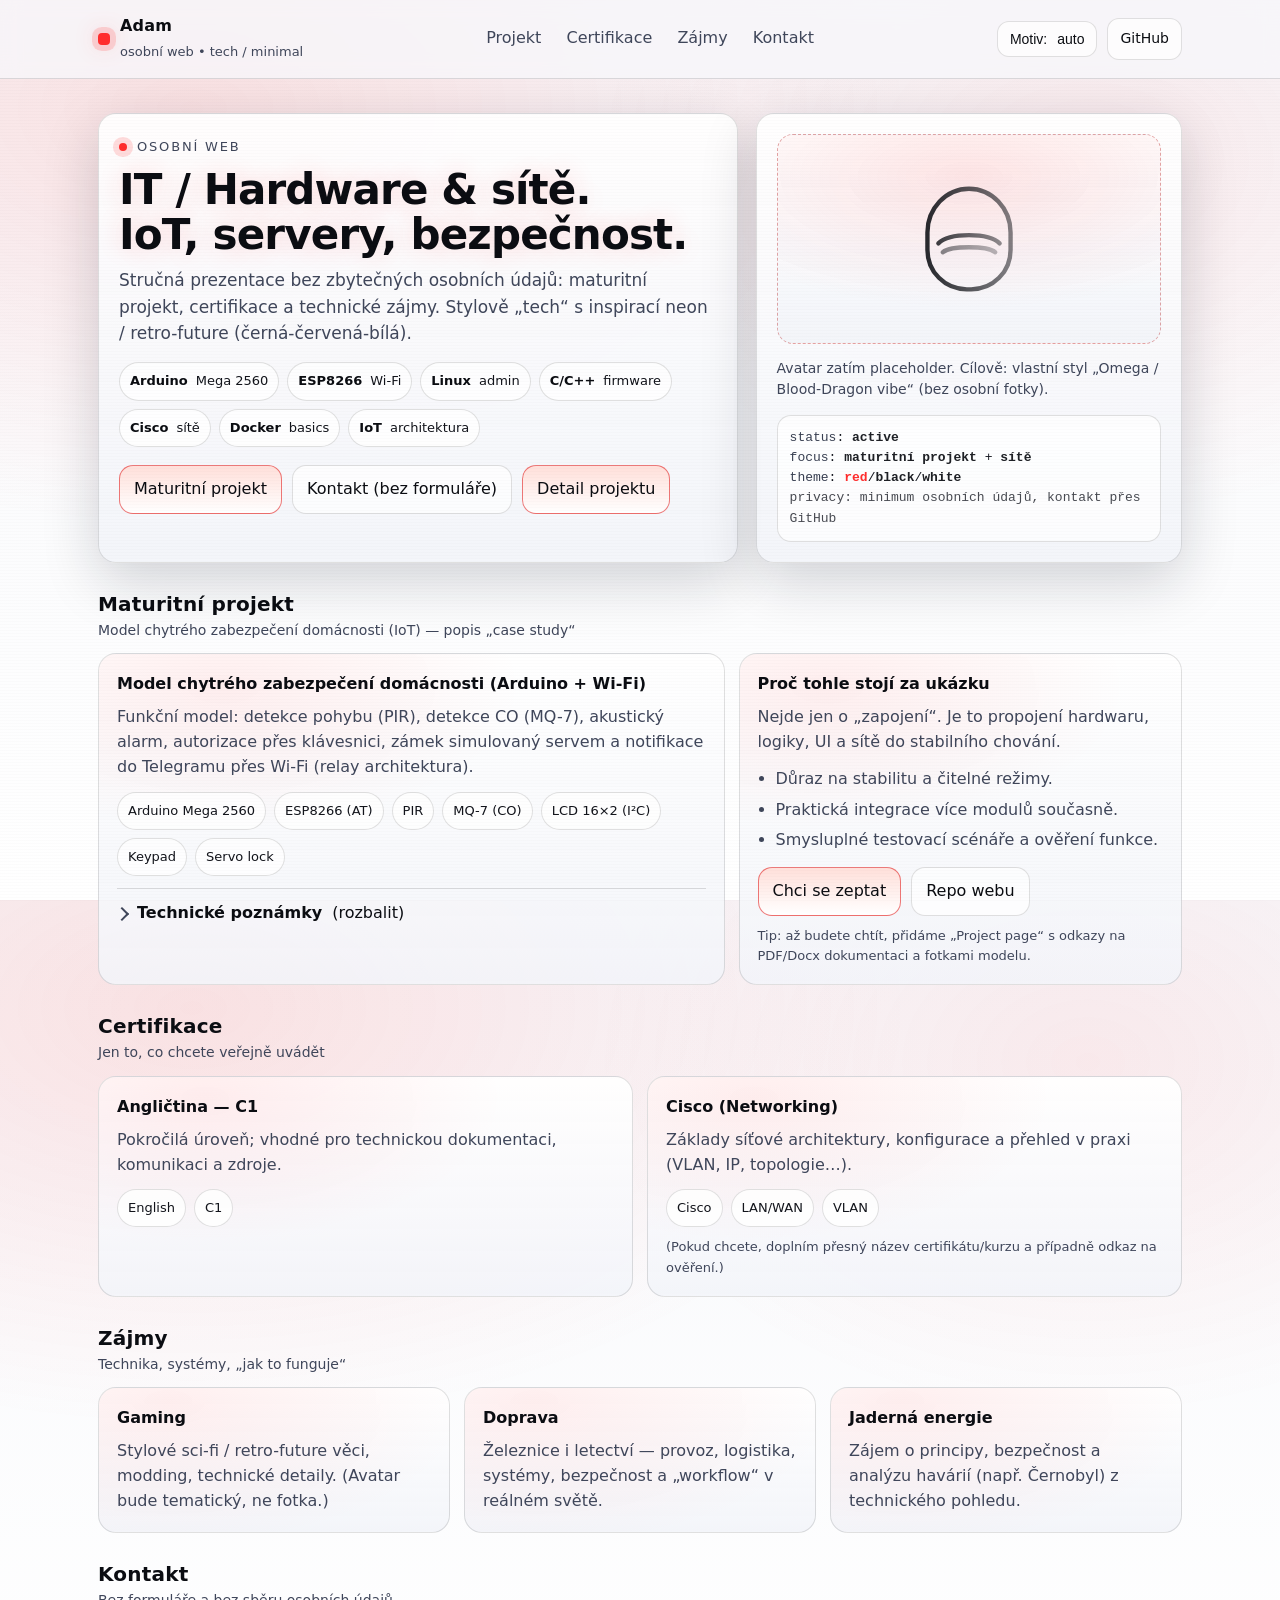
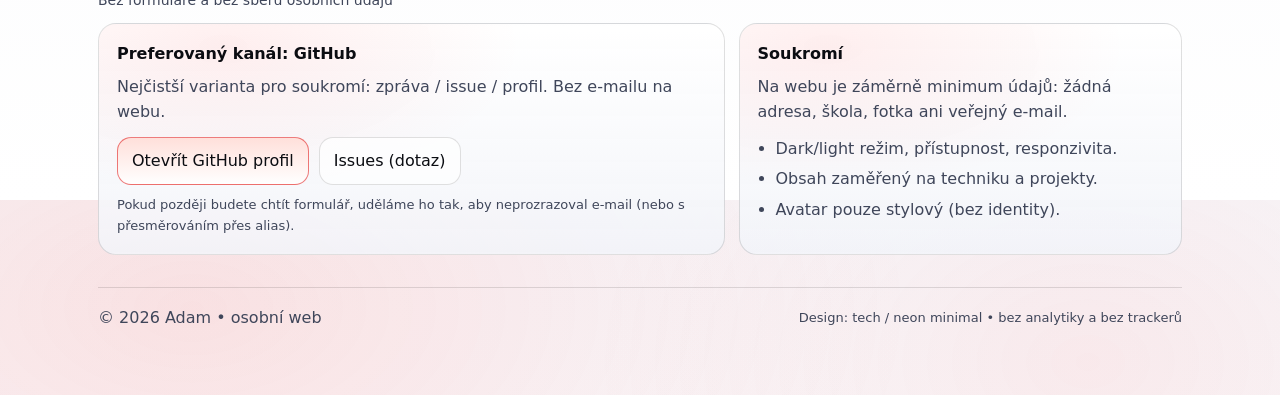
<file: index.html>
<!doctype html>
<html lang="cs" data-theme="auto">
<head>
  <meta charset="utf-8" />
  <meta name="viewport" content="width=device-width, initial-scale=1" />
  <meta name="color-scheme" content="dark light" />
  <title>Adam — osobní web</title>

  <meta name="description" content="Osobní web (minimum soukromých údajů). Maturitní projekt: model chytrého zabezpečení domácnosti (Arduino/ESP8266), certifikace a zájmy." />
  <meta name="robots" content="index,follow" />

  <meta property="og:title" content="Adam — osobní web" />
  <meta property="og:description" content="Maturitní projekt, certifikace a zájmy. Tech design s dark/light režimem." />
  <meta property="og:type" content="website" />

  <style>
    :root{
      --bg: #07080b;
      --bg2:#0b0d12;
      --fg: #f6f7fb;
      --muted:#b7bccb;
      --card:#0f121a;
      --card2:#0b0d12;
      --border: rgba(255,255,255,.12);

      --accent:#ff2d2d;          /* Blood Dragon red */
      --accentSoft: rgba(255,45,45,.20);
      --shadow: 0 18px 55px rgba(0,0,0,.55);
      --radius: 18px;

      --max: 1120px;
    }

    html[data-theme="light"]{
      --bg:#f7f8fb;
      --bg2:#ffffff;
      --fg:#0b0d12;
      --muted:#3f465a;
      --card:#ffffff;
      --card2:#f2f4f9;
      --border: rgba(0,0,0,.12);
      --shadow: 0 18px 55px rgba(16,24,40,.18);
      --accentSoft: rgba(255,45,45,.16);
    }

    *{box-sizing:border-box}
    html,body{height:100%}
    body{
      margin:0;
      color:var(--fg);
      background:
        radial-gradient(1200px 700px at 15% 12%, rgba(255,45,45,.12), transparent 60%),
        radial-gradient(900px 650px at 85% 18%, rgba(255,45,45,.08), transparent 55%),
        linear-gradient(180deg, var(--bg) 0%, var(--bg2) 100%);
      font: 16px/1.55 ui-sans-serif, system-ui, -apple-system, Segoe UI, Roboto, Arial, "Apple Color Emoji","Segoe UI Emoji";
      overflow-x:hidden;
    }

    /* Subtle grid + scanlines (professional, not overdone) */
    .fx::before{
      content:"";
      position:fixed; inset:0;
      background:
        linear-gradient(to right, rgba(255,255,255,.055) 1px, transparent 1px),
        linear-gradient(to bottom, rgba(255,255,255,.045) 1px, transparent 1px);
      background-size: 46px 46px;
      opacity:.22;
      pointer-events:none;
      mix-blend-mode: overlay;
    }
    .fx::after{
      content:"";
      position:fixed; inset:-2px;
      background: repeating-linear-gradient(
        to bottom,
        rgba(0,0,0,0) 0px,
        rgba(0,0,0,0) 2px,
        rgba(0,0,0,.14) 3px
      );
      opacity: .28;
      pointer-events:none;
    }
    html[data-theme="light"] .fx::after{ opacity:.14; }

    a{color:inherit}
    .skip{
      position:absolute; left:-999px; top:10px;
      background:var(--card); border:1px solid var(--border); color:var(--fg);
      padding:10px 12px; border-radius:12px; z-index:9999;
    }
    .skip:focus{left:10px}

    .wrap{max-width:var(--max); margin:0 auto; padding:18px 18px 64px}
    header{
      position:sticky; top:0; z-index:50;
      backdrop-filter: blur(10px);
      background: color-mix(in oklab, var(--bg) 76%, transparent);
      border-bottom: 1px solid var(--border);
    }
    .nav{
      display:flex; align-items:center; justify-content:space-between;
      gap:14px;
      max-width:var(--max); margin:0 auto; padding:14px 18px;
    }
    .brand{
      display:flex; align-items:center; gap:10px;
      text-decoration:none;
    }
    .mark{
      width:12px; height:12px; border-radius:4px;
      background:var(--accent);
      box-shadow: 0 0 0 6px var(--accentSoft), 0 0 22px rgba(255,45,45,.35);
    }
    .brand b{letter-spacing:.2px}
    .brand span{color:var(--muted); font-size:13px}
    nav a{
      text-decoration:none;
      color:var(--muted);
      padding:10px 10px;
      border-radius:12px;
    }
    nav a:hover{color:var(--fg); background: color-mix(in oklab, var(--card) 70%, transparent)}
    .navRight{display:flex; align-items:center; gap:10px}

    .btn{
      display:inline-flex; align-items:center; justify-content:center;
      gap:10px;
      padding:11px 14px;
      border-radius:14px;
      border:1px solid var(--border);
      background: color-mix(in oklab, var(--card) 72%, transparent);
      color:var(--fg);
      text-decoration:none;
      cursor:pointer;
      user-select:none;
      transition: transform .12s ease, box-shadow .12s ease, border-color .12s ease;
    }
    .btn:hover{
      transform: translateY(-1px);
      border-color: color-mix(in oklab, var(--accent) 35%, var(--border));
      box-shadow: 0 10px 30px rgba(0,0,0,.25);
    }
    .btn.primary{
      border-color: color-mix(in oklab, var(--accent) 55%, var(--border));
      background:
        linear-gradient(180deg, color-mix(in oklab, var(--accent) 18%, var(--card)) 0%, var(--card) 100%);
    }
    .btn.small{padding:9px 12px; border-radius:12px; font-size:14px}

    main{padding-top:22px}
    .hero{
      display:grid;
      grid-template-columns: 1.2fr .8fr;
      gap:18px;
      align-items:stretch;
      margin-top:16px;
    }
    @media (max-width: 920px){
      .hero{grid-template-columns:1fr}
      nav{display:none}
    }

    .panel{
      border: 1px solid var(--border);
      border-radius: var(--radius);
      background: linear-gradient(180deg, color-mix(in oklab, var(--card) 92%, transparent), color-mix(in oklab, var(--card2) 88%, transparent));
      box-shadow: var(--shadow);
      overflow:hidden;
      position:relative;
    }
    .panel.pad{padding:20px}
    .kicker{
      display:inline-flex; align-items:center; gap:10px;
      color:var(--muted);
      font-size:13px;
      letter-spacing:.14em;
      text-transform:uppercase;
    }
    .kicker i{
      width:8px; height:8px; border-radius:50%;
      background:var(--accent);
      box-shadow: 0 0 0 6px var(--accentSoft);
      display:inline-block;
    }
    h1{
      margin:10px 0 10px;
      font-size:42px;
      line-height:1.06;
      letter-spacing:-.02em;
    }
    .glow{
      color:var(--fg);
      text-shadow: 0 0 24px rgba(255,45,45,.18);
    }
    .lead{color:var(--muted); font-size:17px; margin:0 0 16px}
    .chips{
      display:flex; flex-wrap:wrap; gap:8px;
      margin:12px 0 18px;
    }
    .chip{
      display:inline-flex; align-items:center; gap:8px;
      padding:8px 10px;
      border-radius:999px;
      border:1px solid var(--border);
      background: color-mix(in oklab, var(--card) 82%, transparent);
      color: color-mix(in oklab, var(--fg) 86%, var(--muted));
      font-size:13px;
      white-space:nowrap;
    }
    .chip b{color:var(--fg); font-weight:600}
    .cta{display:flex; flex-wrap:wrap; gap:10px; margin-top:8px}

    .avatarBox{
      display:flex; flex-direction:column; gap:14px;
      padding:20px;
    }
    .avatar{
      width:100%;
      min-height: 210px;
      border-radius: calc(var(--radius) - 2px);
      border:1px dashed color-mix(in oklab, var(--border) 70%, var(--accent));
      background:
        radial-gradient(500px 220px at 50% 20%, rgba(255,45,45,.12), transparent 60%),
        linear-gradient(180deg, color-mix(in oklab, var(--card) 88%, transparent), color-mix(in oklab, var(--card2) 82%, transparent));
      display:grid; place-items:center;
      position:relative;
      overflow:hidden;
    }
    .avatar svg{width:140px; height:140px; opacity:.92}
    .avatarHint{color:var(--muted); font-size:14px; margin:0}
    .mono{
      font: 13px/1.55 ui-monospace, SFMono-Regular, Menlo, Monaco, Consolas, "Liberation Mono", "Courier New", monospace;
      color: color-mix(in oklab, var(--fg) 78%, var(--muted));
      border:1px solid var(--border);
      border-radius: 14px;
      padding:12px;
      background: color-mix(in oklab, var(--card) 76%, transparent);
    }
    .mono b{color:var(--fg)}
    .mono .r{color:var(--accent)}
    .mono .m{color:color-mix(in oklab, var(--muted) 90%, var(--fg))}
    .mono .k{color:color-mix(in oklab, var(--fg) 90%, #fff)}
    .mono .dim{opacity:.78}

    section{margin-top:18px}
    .sectionTitle{
      display:flex; align-items:flex-end; justify-content:space-between;
      gap:10px;
      margin:26px 0 12px;
    }
    .sectionTitle h2{margin:0; font-size:20px; letter-spacing:.2px}
    .sectionTitle p{margin:0; color:var(--muted); font-size:14px}

    .grid{
      display:grid;
      grid-template-columns: repeat(12, 1fr);
      gap:14px;
    }
    .col-6{grid-column: span 6}
    .col-5{grid-column: span 5}
    .col-7{grid-column: span 7}
    .col-4{grid-column: span 4}
    .col-12{grid-column: span 12}
    @media (max-width: 920px){
      .col-6,.col-5,.col-7,.col-4{grid-column: span 12}
    }

    .card{
      border:1px solid var(--border);
      border-radius: var(--radius);
      background: linear-gradient(180deg, color-mix(in oklab, var(--card) 92%, transparent), color-mix(in oklab, var(--card2) 88%, transparent));
      padding:18px;
      position:relative;
      overflow:hidden;
    }
    .card::before{
      content:"";
      position:absolute; inset:-1px;
      background: radial-gradient(500px 240px at 20% 10%, rgba(255,45,45,.14), transparent 60%);
      opacity:.9;
      pointer-events:none;
    }
    html[data-theme="light"] .card::before{opacity:.55}
    .card > *{position:relative}
    .card h3{margin:0 0 8px; font-size:16px}
    .card p{margin:0; color:var(--muted)}
    .card ul{margin:12px 0 0; padding-left:18px; color:var(--muted)}
    .card li{margin:6px 0}
    .metaRow{
      display:flex; flex-wrap:wrap; gap:8px; margin-top:12px;
    }

    details{
      margin-top:12px;
      border-top: 1px solid var(--border);
      padding-top:12px;
    }
    summary{
      cursor:pointer;
      color: var(--fg);
      list-style:none;
      display:flex; align-items:center; gap:10px;
      user-select:none;
    }
    summary::-webkit-details-marker{display:none}
    summary .caret{
      width:10px; height:10px;
      border-right:2px solid var(--muted);
      border-bottom:2px solid var(--muted);
      transform: rotate(-45deg);
      margin-top:1px;
      transition: transform .12s ease;
    }
    details[open] summary .caret{transform: rotate(45deg)}
    .fine{font-size:13px; color:var(--muted)}
    footer{
      margin-top:32px;
      padding-top:18px;
      border-top:1px solid var(--border);
      color:var(--muted);
      display:flex; flex-wrap:wrap; align-items:center; justify-content:space-between;
      gap:10px;
    }

    @media (prefers-reduced-motion: reduce){
      .btn{transition:none}
      .btn:hover{transform:none}
      .fx::after{opacity:.18}
    }
  </style>
</head>

<body class="fx">
  <a class="skip" href="#obsah">Přeskočit na obsah</a>

  <header>
    <div class="nav" role="navigation" aria-label="Hlavní navigace">
      <a class="brand" href="#top" aria-label="Domů">
        <span class="mark" aria-hidden="true"></span>
        <div>
          <b>Adam</b>
          <div><span>osobní web • tech / minimal</span></div>
        </div>
      </a>

      <nav aria-label="Sekce">
        <a href="project/index.html">Projekt</a>
        <a href="#cert">Certifikace</a>
        <a href="#zajmy">Zájmy</a>
        <a href="#kontakt">Kontakt</a>
      </nav>

      <div class="navRight">
        <button class="btn small" id="themeBtn" type="button" aria-label="Přepnout motiv">
          Motiv: <span id="themeLabel">auto</span>
        </button>
        <a class="btn small" href="https://github.com/PyroStonee" rel="me noopener" target="_blank">GitHub</a>
      </div>
    </div>
  </header>

  <main id="obsah" class="wrap">
    <div id="top" class="hero" aria-label="Úvod">
      <div class="panel pad">
        <div class="kicker"><i aria-hidden="true"></i> OSOBNÍ WEB</div>
        <h1 class="glow">IT / Hardware &amp; sítě.<br/>IoT, servery, bezpečnost.</h1>
        <p class="lead">
          Stručná prezentace bez zbytečných osobních údajů: maturitní projekt, certifikace a technické zájmy.
          Stylově „tech“ s inspirací neon / retro-future (černá-červená-bílá).
        </p>

        <div class="chips" aria-label="Technologie">
          <span class="chip"><b>Arduino</b> Mega 2560</span>
          <span class="chip"><b>ESP8266</b> Wi-Fi</span>
          <span class="chip"><b>Linux</b> admin</span>
          <span class="chip"><b>C/C++</b> firmware</span>
          <span class="chip"><b>Cisco</b> sítě</span>
          <span class="chip"><b>Docker</b> basics</span>
          <span class="chip"><b>IoT</b> architektura</span>
        </div>

        <div class="cta">
          <a class="btn primary" href="#projekt">Maturitní projekt</a>
          <a class="btn" href="#kontakt">Kontakt (bez formuláře)</a>
          <a class="btn primary" href="project/index.html">Detail projektu</a>
        </div>
      </div>

      <div class="panel avatarBox" aria-label="Avatar a rychlý přehled">
        <div class="avatar" aria-label="Avatar placeholder">
          <!-- Placeholder: generická „helmet“ ikonka (bez cizích IP). Až budete chtít, vyměňte za vlastní avatar. -->
          <svg viewBox="0 0 128 128" role="img" aria-label="Avatar placeholder">
            <defs>
              <linearGradient id="g" x1="0" x2="1">
                <stop offset="0" stop-color="currentColor" stop-opacity=".95"/>
                <stop offset="1" stop-color="currentColor" stop-opacity=".55"/>
              </linearGradient>
            </defs>
            <g fill="none" stroke="url(#g)" stroke-width="4" stroke-linecap="round" stroke-linejoin="round">
              <path d="M26 58c0-22 17-40 38-40s38 18 38 40v16c0 20-16 36-36 36H62C42 110 26 94 26 74V58z"/>
              <path d="M36 68c10-10 46-10 56 0" opacity=".9"/>
              <path d="M40 76c8-6 40-6 48 0" opacity=".55"/>
              <path d="M46 102h36" opacity=".7"/>
            </g>
          </svg>
        </div>

        <p class="avatarHint">
          Avatar zatím placeholder. Cílově: vlastní styl „Omega / Blood-Dragon vibe“ (bez osobní fotky).
        </p>

        <div class="mono" aria-label="Rychlý přehled v terminálovém stylu">
          <div><span class="m">status</span>: <b class="k">active</b></div>
          <div><span class="m">focus</span>: <b class="k">maturitní projekt</b> + <b class="k">sítě</b></div>
          <div><span class="m">theme</span>: <b class="r">red</b>/<b class="k">black</b>/<b class="k">white</b></div>
          <div class="dim">privacy: minimum osobních údajů, kontakt přes GitHub</div>
        </div>
      </div>
    </div>

    <section id="projekt" aria-label="Maturitní projekt">
      <div class="sectionTitle">
        <div>
          <h2>Maturitní projekt</h2>
          <p>Model chytrého zabezpečení domácnosti (IoT) — popis „case study“</p>
        </div>
      </div>

      <div class="grid">
        <article class="card col-7">
          <h3>Model chytrého zabezpečení domácnosti (Arduino + Wi-Fi)</h3>
          <p>
            Funkční model: detekce pohybu (PIR), detekce CO (MQ-7), akustický alarm, autorizace přes klávesnici,
            zámek simulovaný servem a notifikace do Telegramu přes Wi-Fi (relay architektura).
          </p>

          <div class="metaRow" aria-label="Stack">
            <span class="chip">Arduino Mega 2560</span>
            <span class="chip">ESP8266 (AT)</span>
            <span class="chip">PIR</span>
            <span class="chip">MQ-7 (CO)</span>
            <span class="chip">LCD 16×2 (I²C)</span>
            <span class="chip">Keypad</span>
            <span class="chip">Servo lock</span>
          </div>

          <details>
            <summary><span class="caret" aria-hidden="true"></span><b>Technické poznámky</b> (rozbalit)</summary>
            <ul>
              <li><b>Stavový model</b> (režimy: deaktivováno / odchodové zpoždění / aktivní / lock-only).</li>
              <li><b>MQ-7 vyhodnocení</b>: baseline kalibrace, práh + hystereze, cooldown po poplachu.</li>
              <li><b>Notifikace</b>: ESP8266 → HTTP (bez TLS) → relay server → Telegram (HTTPS).</li>
              <li><b>Offline-first</b>: lokální alarm funguje i při výpadku Wi-Fi; události lze frontovat.</li>
            </ul>
            <p class="fine">
              (Detailní stránku projektu doplníme jako další krok: schéma, fotografie, testovací scénáře, odkazy na dokumentaci.)
            </p>
          </details>
        </article>

        <aside class="card col-5">
          <h3>Proč tohle stojí za ukázku</h3>
          <p>Nejde jen o „zapojení“. Je to propojení hardwaru, logiky, UI a sítě do stabilního chování.</p>
          <ul>
            <li>Důraz na stabilitu a čitelné režimy.</li>
            <li>Praktická integrace více modulů současně.</li>
            <li>Smysluplné testovací scénáře a ověření funkce.</li>
          </ul>

          <div class="cta" style="margin-top:14px">
            <a class="btn primary" href="#kontakt">Chci se zeptat</a>
            <a class="btn" href="https://github.com/PyroStonee/test.novakad.cz" target="_blank" rel="noopener">Repo webu</a>
          </div>

          <p class="fine" style="margin-top:10px">
            Tip: až budete chtít, přidáme „Project page“ s odkazy na PDF/Docx dokumentaci a fotkami modelu.
          </p>
        </aside>
      </div>
    </section>

    <section id="cert" aria-label="Certifikace">
      <div class="sectionTitle">
        <div>
          <h2>Certifikace</h2>
          <p>Jen to, co chcete veřejně uvádět</p>
        </div>
      </div>

      <div class="grid">
        <div class="card col-6">
          <h3>Angličtina — C1</h3>
          <p>Pokročilá úroveň; vhodné pro technickou dokumentaci, komunikaci a zdroje.</p>
          <div class="metaRow">
            <span class="chip">English</span>
            <span class="chip">C1</span>
          </div>
        </div>

        <div class="card col-6">
          <h3>Cisco (Networking)</h3>
          <p>Základy síťové architektury, konfigurace a přehled v praxi (VLAN, IP, topologie…).</p>
          <div class="metaRow">
            <span class="chip">Cisco</span>
            <span class="chip">LAN/WAN</span>
            <span class="chip">VLAN</span>
          </div>
          <p class="fine" style="margin-top:10px">
            (Pokud chcete, doplním přesný název certifikátu/kurzu a případně odkaz na ověření.)
          </p>
        </div>
      </div>
    </section>

    <section id="zajmy" aria-label="Zájmy">
      <div class="sectionTitle">
        <div>
          <h2>Zájmy</h2>
          <p>Technika, systémy, „jak to funguje“</p>
        </div>
      </div>

      <div class="grid">
        <div class="card col-4">
          <h3>Gaming</h3>
          <p>Stylové sci-fi / retro-future věci, modding, technické detaily. (Avatar bude tematický, ne fotka.)</p>
        </div>

        <div class="card col-4">
          <h3>Doprava</h3>
          <p>Železnice i letectví — provoz, logistika, systémy, bezpečnost a „workflow“ v reálném světě.</p>
        </div>

        <div class="card col-4">
          <h3>Jaderná energie</h3>
          <p>Zájem o principy, bezpečnost a analýzu havárií (např. Černobyl) z technického pohledu.</p>
        </div>
      </div>
    </section>

    <section id="kontakt" aria-label="Kontakt">
      <div class="sectionTitle">
        <div>
          <h2>Kontakt</h2>
          <p>Bez formuláře a bez sběru osobních údajů</p>
        </div>
      </div>

      <div class="grid">
        <div class="card col-7">
          <h3>Preferovaný kanál: GitHub</h3>
          <p>Nejčistší varianta pro soukromí: zpráva / issue / profil. Bez e-mailu na webu.</p>
          <div class="cta" style="margin-top:12px">
            <a class="btn primary" href="https://github.com/PyroStonee" target="_blank" rel="noopener">Otevřít GitHub profil</a>
            <a class="btn" href="https://github.com/PyroStonee/test.novakad.cz/issues" target="_blank" rel="noopener">Issues (dotaz)</a>
          </div>
          <p class="fine" style="margin-top:10px">
            Pokud později budete chtít formulář, uděláme ho tak, aby neprozrazoval e-mail (nebo s přesměrováním přes alias).
          </p>
        </div>

        <div class="card col-5">
          <h3>Soukromí</h3>
          <p>Na webu je záměrně minimum údajů: žádná adresa, škola, fotka ani veřejný e-mail.</p>
          <ul>
            <li>Dark/light režim, přístupnost, responzivita.</li>
            <li>Obsah zaměřený na techniku a projekty.</li>
            <li>Avatar pouze stylový (bez identity).</li>
          </ul>
        </div>
      </div>
    </section>

    <footer>
      <div>© <span id="y"></span> Adam • osobní web</div>
      <div class="fine">Design: tech / neon minimal • bez analytiky a bez trackerů</div>
    </footer>
  </main>

  <script>
    (function () {
      const root = document.documentElement;
      const btn = document.getElementById('themeBtn');
      const label = document.getElementById('themeLabel');

      const getPreferred = () => window.matchMedia && window.matchMedia('(prefers-color-scheme: light)').matches ? 'light' : 'dark';
      const apply = (mode) => {
        root.setAttribute('data-theme', mode);
        label.textContent = mode;
        localStorage.setItem('theme', mode);
      };

      // init
      const saved = localStorage.getItem('theme') || 'auto';
      if (saved === 'auto') {
        root.setAttribute('data-theme', getPreferred());
        label.textContent = 'auto';
      } else {
        apply(saved);
      }

      btn.addEventListener('click', () => {
        const current = localStorage.getItem('theme') || 'auto';
        const next = current === 'auto' ? 'dark' : current === 'dark' ? 'light' : 'auto';

        if (next === 'auto') {
          localStorage.setItem('theme', 'auto');
          root.setAttribute('data-theme', getPreferred());
          label.textContent = 'auto';
        } else {
          apply(next);
        }
      });

      // Update year
      document.getElementById('y').textContent = new Date().getFullYear();

      // React to OS theme changes if mode is auto
      if (window.matchMedia) {
        window.matchMedia('(prefers-color-scheme: light)').addEventListener('change', () => {
          const cur = localStorage.getItem('theme') || 'auto';
          if (cur === 'auto') {
            root.setAttribute('data-theme', getPreferred());
          }
        });
      }
    })();
  </script>
</body>
</html>
</file>
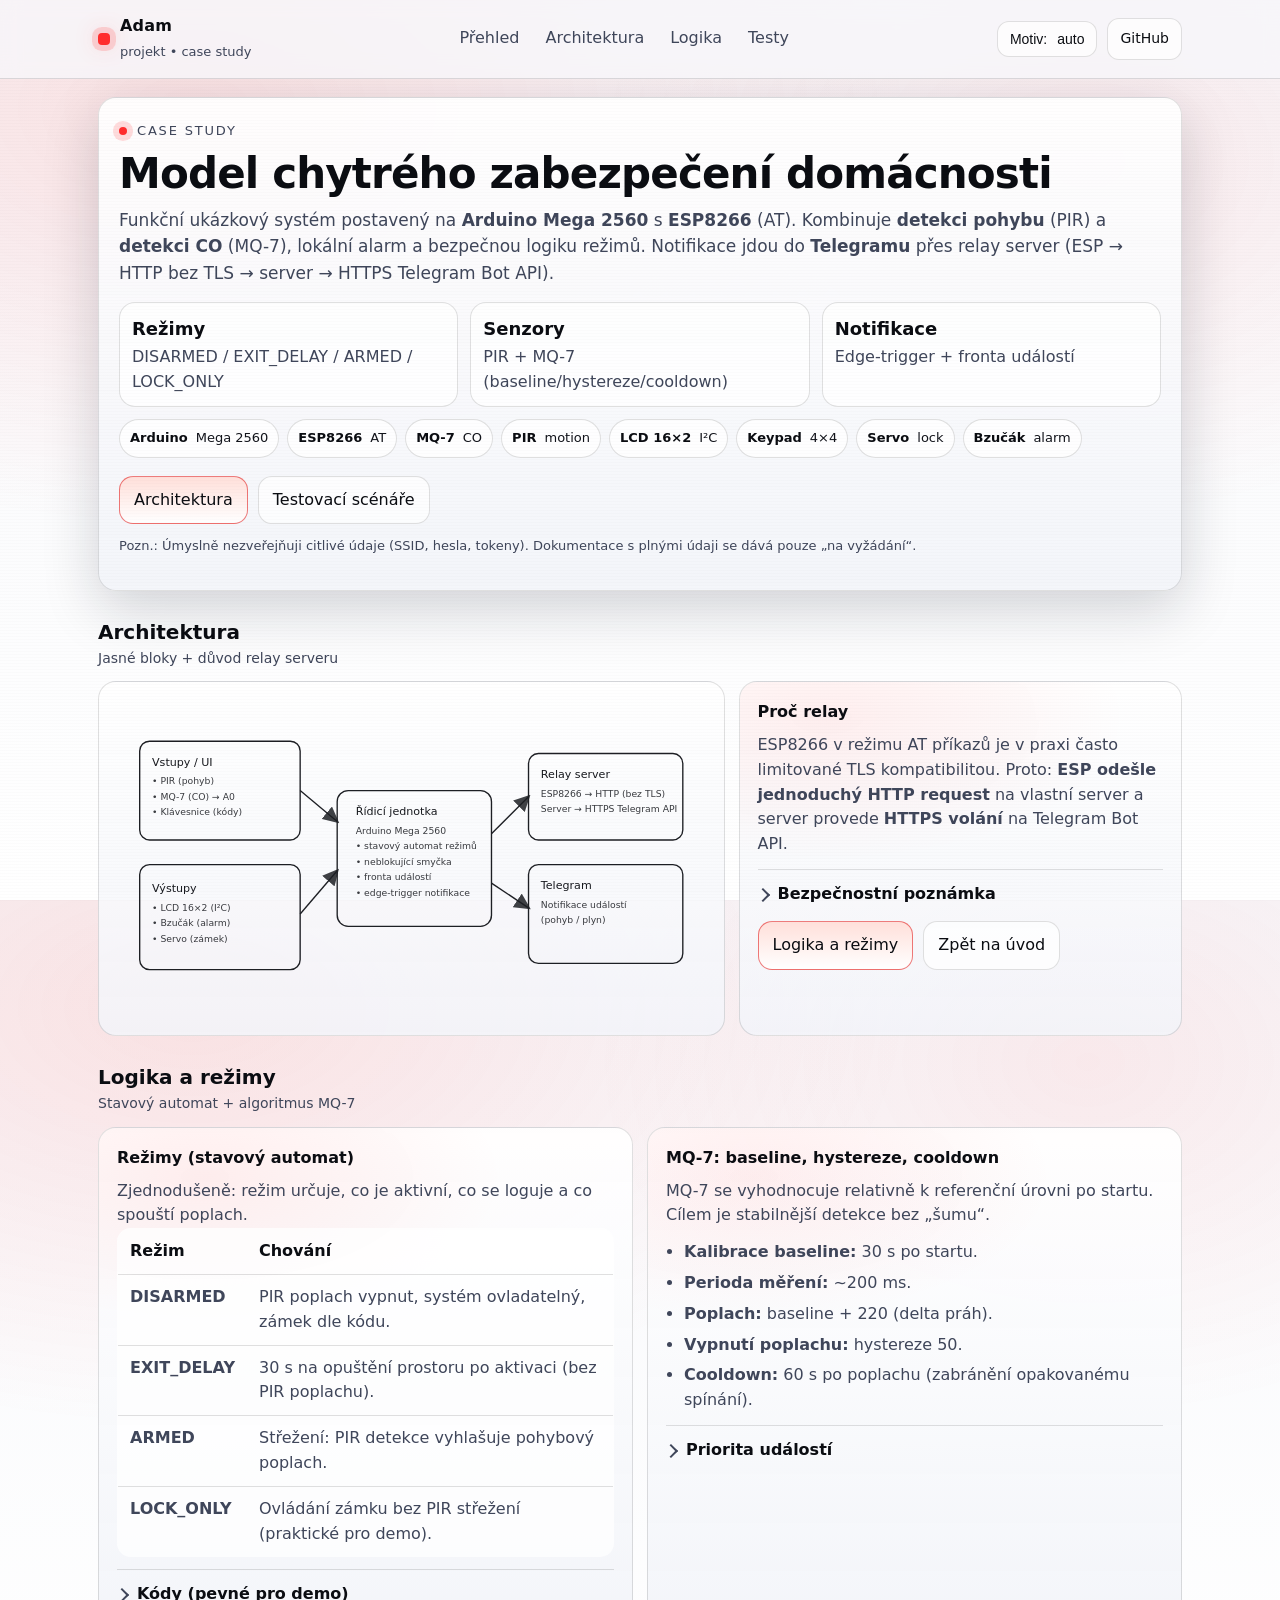
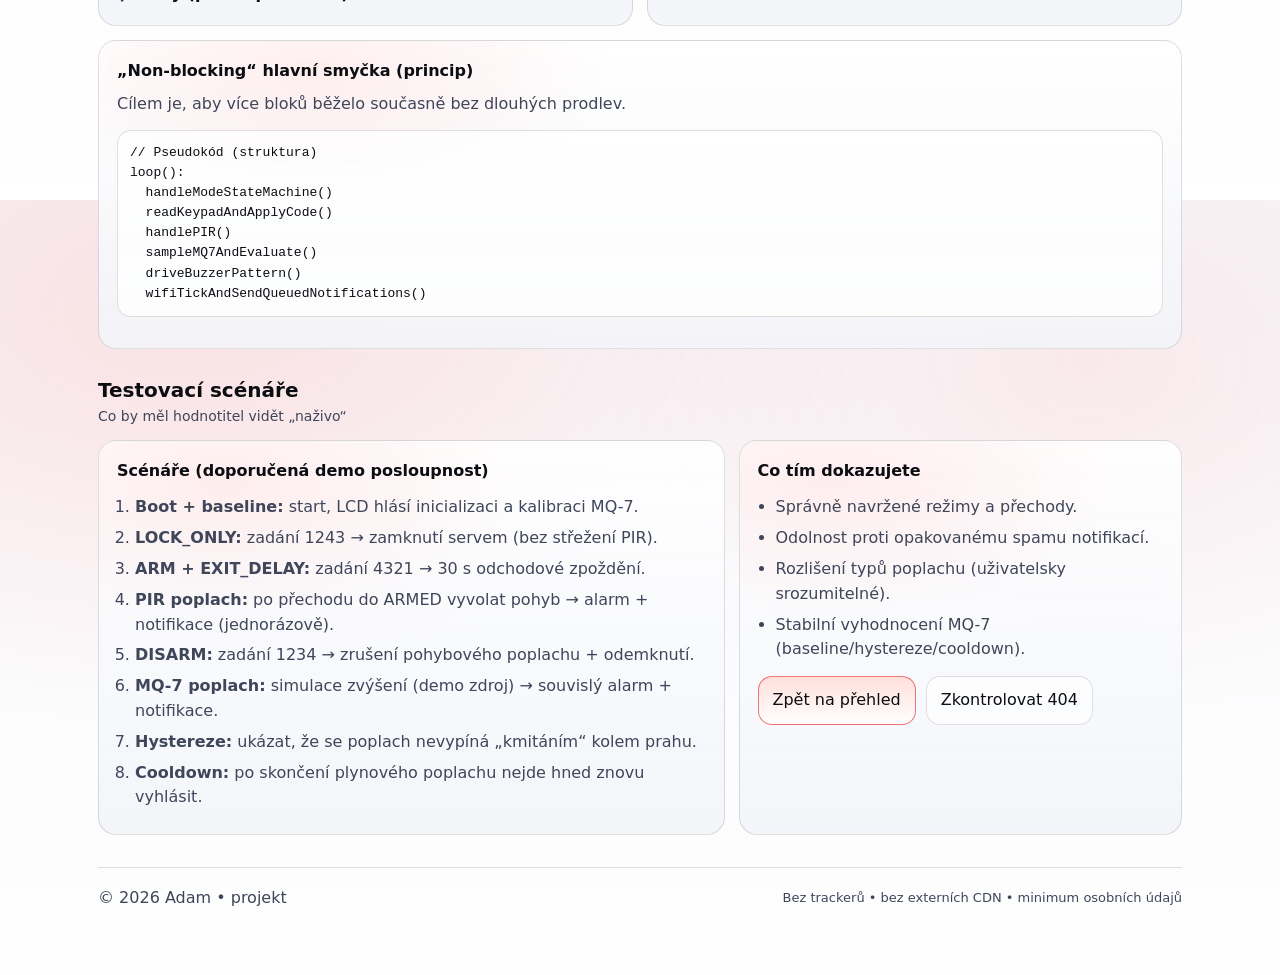
<file: project/index.html>
<!doctype html>
<html lang="cs" data-theme="auto">
<head>
  <meta charset="utf-8" />
  <meta name="viewport" content="width=device-width, initial-scale=1" />
  <meta name="color-scheme" content="dark light" />
  <title>Projekt • Model chytrého zabezpečení domácnosti</title>
  <meta name="description" content="Case study maturitního projektu: Arduino Mega 2560 + ESP8266, PIR, MQ-7, klávesnice, LCD I2C, servo, alarm a notifikace do Telegramu přes relay." />
  <meta name="robots" content="index,follow" />
  <link rel="stylesheet" href="../assets/site.css" />
  <script src="../assets/site.js" defer></script>

  <style>
    /* drobné doplňky pouze pro tuto stránku */
    .diagram{
      border:1px solid var(--border);
      border-radius: var(--radius);
      background: linear-gradient(180deg, color-mix(in oklab, var(--card) 92%, transparent), color-mix(in oklab, var(--card2) 88%, transparent));
      padding:16px;
      overflow:hidden;
    }
    .diagram svg{width:100%; height:auto; display:block}
    .kpi{
      display:grid; grid-template-columns: repeat(3, 1fr); gap:12px; margin-top:12px;
    }
    .kpi .box{
      border:1px solid var(--border);
      border-radius: 16px;
      background: color-mix(in oklab, var(--card) 78%, transparent);
      padding:12px;
    }
    .kpi b{display:block; font-size:18px; margin-bottom:2px}
    @media (max-width: 920px){ .kpi{grid-template-columns: 1fr} }

    .table{
      width:100%;
      border-collapse: collapse;
      border:1px solid var(--border);
      border-radius: 14px;
      overflow:hidden;
      background: color-mix(in oklab, var(--card) 76%, transparent);
    }
    .table th,.table td{
      padding:10px 12px;
      border-bottom:1px solid var(--border);
      text-align:left;
      vertical-align:top;
    }
    .table th{color:var(--fg)}
    .table td{color:var(--muted)}
  </style>
</head>

<body class="fx">
  <a class="skip" href="#obsah">Přeskočit na obsah</a>

  <header>
    <div class="nav" role="navigation" aria-label="Hlavní navigace">
      <a class="brand" href="../index.html" aria-label="Domů">
        <span class="mark" aria-hidden="true"></span>
        <div>
          <b>Adam</b>
          <div><span>projekt • case study</span></div>
        </div>
      </a>

      <div class="navLinks" aria-label="Sekce">
        <a href="#prehled">Přehled</a>
        <a href="#architektura">Architektura</a>
        <a href="#logika">Logika</a>
        <a href="#testy">Testy</a>
      </div>

      <div class="navRight">
        <button class="btn small" type="button" data-theme-toggle>
          Motiv: <span data-theme-label>auto</span>
        </button>
        <a class="btn small" href="https://github.com/PyroStonee" target="_blank" rel="noopener">GitHub</a>
      </div>
    </div>
  </header>

  <main id="obsah" class="wrap">
    <div class="panel pad" id="prehled">
      <div class="kicker"><i aria-hidden="true"></i> CASE STUDY</div>
      <h1>Model chytrého zabezpečení domácnosti</h1>
      <p class="lead">
        Funkční ukázkový systém postavený na <b>Arduino Mega 2560</b> s <b>ESP8266</b> (AT).
        Kombinuje <b>detekci pohybu</b> (PIR) a <b>detekci CO</b> (MQ-7), lokální alarm a bezpečnou logiku režimů.
        Notifikace jdou do <b>Telegramu</b> přes relay server (ESP → HTTP bez TLS → server → HTTPS Telegram Bot API).
      </p>

      <div class="kpi" aria-label="Rychlé parametry">
        <div class="box">
          <b>Režimy</b>
          <div class="muted">DISARMED / EXIT_DELAY / ARMED / LOCK_ONLY</div>
        </div>
        <div class="box">
          <b>Senzory</b>
          <div class="muted">PIR + MQ-7 (baseline/hystereze/cooldown)</div>
        </div>
        <div class="box">
          <b>Notifikace</b>
          <div class="muted">Edge-trigger + fronta událostí</div>
        </div>
      </div>

      <div class="chips" aria-label="Stack">
        <span class="chip"><b>Arduino</b> Mega 2560</span>
        <span class="chip"><b>ESP8266</b> AT</span>
        <span class="chip"><b>MQ-7</b> CO</span>
        <span class="chip"><b>PIR</b> motion</span>
        <span class="chip"><b>LCD 16×2</b> I²C</span>
        <span class="chip"><b>Keypad</b> 4×4</span>
        <span class="chip"><b>Servo</b> lock</span>
        <span class="chip"><b>Bzučák</b> alarm</span>
      </div>

      <div class="cta">
        <a class="btn primary" href="#architektura">Architektura</a>
        <a class="btn" href="#testy">Testovací scénáře</a>
      </div>

      <p class="fine" style="margin-top:12px">
        Pozn.: Úmyslně nezveřejňuji citlivé údaje (SSID, hesla, tokeny). Dokumentace s plnými údaji se dává pouze „na vyžádání“.
      </p>
    </div>

    <section id="architektura" aria-label="Architektura">
      <div class="sectionTitle">
        <div>
          <h2>Architektura</h2>
          <p>Jasné bloky + důvod relay serveru</p>
        </div>
      </div>

      <div class="grid">
        <div class="diagram col-7" aria-label="Blokové schéma">
          <svg viewBox="0 0 960 520" role="img" aria-label="Blokové schéma systému">
            <defs>
              <marker id="arr" markerWidth="12" markerHeight="12" refX="10" refY="6" orient="auto">
                <path d="M0,0 L12,6 L0,12 Z" fill="currentColor" opacity=".85"></path>
              </marker>
            </defs>

            <!-- Boxes -->
            <g fill="none" stroke="currentColor" opacity=".92" stroke-width="2.2">
              <rect x="40" y="70" width="260" height="160" rx="16"></rect>
              <rect x="40" y="270" width="260" height="170" rx="16"></rect>

              <rect x="360" y="150" width="250" height="220" rx="18"></rect>

              <rect x="670" y="90" width="250" height="140" rx="16"></rect>
              <rect x="670" y="270" width="250" height="160" rx="16"></rect>

              <!-- Arrows -->
              <path d="M300 150 L360 200" marker-end="url(#arr)"></path>
              <path d="M300 350 L360 280" marker-end="url(#arr)"></path>
              <path d="M610 220 L670 160" marker-end="url(#arr)"></path>
              <path d="M610 300 L670 340" marker-end="url(#arr)"></path>
            </g>

            <!-- Text -->
            <g fill="currentColor" opacity=".95" font-family="ui-sans-serif, system-ui" font-size="18">
              <text x="60" y="110">Vstupy / UI</text>
              <text x="60" y="140" font-size="15" opacity=".85">• PIR (pohyb)</text>
              <text x="60" y="165" font-size="15" opacity=".85">• MQ-7 (CO) → A0</text>
              <text x="60" y="190" font-size="15" opacity=".85">• Klávesnice (kódy)</text>

              <text x="60" y="315">Výstupy</text>
              <text x="60" y="345" font-size="15" opacity=".85">• LCD 16×2 (I²C)</text>
              <text x="60" y="370" font-size="15" opacity=".85">• Bzučák (alarm)</text>
              <text x="60" y="395" font-size="15" opacity=".85">• Servo (zámek)</text>

              <text x="390" y="190">Řídicí jednotka</text>
              <text x="390" y="220" font-size="15" opacity=".85">Arduino Mega 2560</text>
              <text x="390" y="245" font-size="15" opacity=".85">• stavový automat režimů</text>
              <text x="390" y="270" font-size="15" opacity=".85">• neblokující smyčka</text>
              <text x="390" y="295" font-size="15" opacity=".85">• fronta událostí</text>
              <text x="390" y="320" font-size="15" opacity=".85">• edge-trigger notifikace</text>

              <text x="690" y="130">Relay server</text>
              <text x="690" y="160" font-size="15" opacity=".85">ESP8266 → HTTP (bez TLS)</text>
              <text x="690" y="185" font-size="15" opacity=".85">Server → HTTPS Telegram API</text>

              <text x="690" y="310">Telegram</text>
              <text x="690" y="340" font-size="15" opacity=".85">Notifikace událostí</text>
              <text x="690" y="365" font-size="15" opacity=".85">(pohyb / plyn)</text>
            </g>
          </svg>
        </div>

        <div class="card col-5">
          <h3>Proč relay</h3>
          <p>
            ESP8266 v režimu AT příkazů je v praxi často limitované TLS kompatibilitou. Proto:
            <b>ESP odešle jednoduchý HTTP request</b> na vlastní server a server provede
            <b>HTTPS volání</b> na Telegram Bot API.
          </p>

          <details>
            <summary><span class="caret" aria-hidden="true"></span><b>Bezpečnostní poznámka</b></summary>
            <ul>
              <li>Na webu nezveřejňuji tokeny ani SSID.</li>
              <li>Relay endpoint je vhodné chránit (tajný klíč / rate-limit / IP allowlist).</li>
              <li>Notifikace jsou „edge-trigger“, aby se zabránilo spamu.</li>
            </ul>
          </details>

          <div class="cta" style="margin-top:14px">
            <a class="btn primary" href="#logika">Logika a režimy</a>
            <a class="btn" href="../index.html">Zpět na úvod</a>
          </div>
        </div>
      </div>
    </section>

    <section id="logika" aria-label="Logika a režimy">
      <div class="sectionTitle">
        <div>
          <h2>Logika a režimy</h2>
          <p>Stavový automat + algoritmus MQ-7</p>
        </div>
      </div>

      <div class="grid">
        <div class="card col-6">
          <h3>Režimy (stavový automat)</h3>
          <p class="muted">Zjednodušeně: režim určuje, co je aktivní, co se loguje a co spouští poplach.</p>

          <table class="table" aria-label="Přehled režimů">
            <thead>
              <tr>
                <th>Režim</th>
                <th>Chování</th>
              </tr>
            </thead>
            <tbody>
              <tr>
                <td><b>DISARMED</b></td>
                <td>PIR poplach vypnut, systém ovladatelný, zámek dle kódu.</td>
              </tr>
              <tr>
                <td><b>EXIT_DELAY</b></td>
                <td>30 s na opuštění prostoru po aktivaci (bez PIR poplachu).</td>
              </tr>
              <tr>
                <td><b>ARMED</b></td>
                <td>Střežení: PIR detekce vyhlašuje pohybový poplach.</td>
              </tr>
              <tr>
                <td><b>LOCK_ONLY</b></td>
                <td>Ovládání zámku bez PIR střežení (praktické pro demo).</td>
              </tr>
            </tbody>
          </table>

          <details>
            <summary><span class="caret" aria-hidden="true"></span><b>Kódy (pevné pro demo)</b></summary>
            <ul>
              <li><b>4321</b> – ARM + přechod do EXIT_DELAY + zamknutí</li>
              <li><b>1234</b> – DISARM + odemknutí + zrušení pohybového poplachu</li>
              <li><b>1243</b> – LOCK_ONLY + zamknutí</li>
            </ul>
          </details>
        </div>

        <div class="card col-6">
          <h3>MQ-7: baseline, hystereze, cooldown</h3>
          <p>
            MQ-7 se vyhodnocuje relativně k referenční úrovni po startu. Cílem je stabilnější detekce bez „šumu“.
          </p>
          <ul>
            <li><b>Kalibrace baseline:</b> 30 s po startu.</li>
            <li><b>Perioda měření:</b> ~200 ms.</li>
            <li><b>Poplach:</b> baseline + 220 (delta práh).</li>
            <li><b>Vypnutí poplachu:</b> hystereze 50.</li>
            <li><b>Cooldown:</b> 60 s po poplachu (zabránění opakovanému spínání).</li>
          </ul>

          <details>
            <summary><span class="caret" aria-hidden="true"></span><b>Priorita událostí</b></summary>
            <ul>
              <li>Plynový poplach má vyšší prioritu než pohybový poplach.</li>
              <li>Alarm: plyn = souvislý tón, pohyb = přerušovaný tón (pro rozlišení).</li>
            </ul>
          </details>
        </div>

        <div class="card col-12">
          <h3>„Non-blocking“ hlavní smyčka (princip)</h3>
          <p class="muted">Cílem je, aby více bloků běželo současně bez dlouhých prodlev.</p>
          <pre><code>// Pseudokód (struktura)
loop():
  handleModeStateMachine()
  readKeypadAndApplyCode()
  handlePIR()
  sampleMQ7AndEvaluate()
  driveBuzzerPattern()
  wifiTickAndSendQueuedNotifications()</code></pre>
        </div>
      </div>
    </section>

    <section id="testy" aria-label="Testovací scénáře">
      <div class="sectionTitle">
        <div>
          <h2>Testovací scénáře</h2>
          <p>Co by měl hodnotitel vidět „naživo“</p>
        </div>
      </div>

      <div class="grid">
        <div class="card col-7">
          <h3>Scénáře (doporučená demo posloupnost)</h3>
          <ol class="muted" style="margin:12px 0 0; padding-left:18px">
            <li><b>Boot + baseline:</b> start, LCD hlásí inicializaci a kalibraci MQ-7.</li>
            <li><b>LOCK_ONLY:</b> zadání 1243 → zamknutí servem (bez střežení PIR).</li>
            <li><b>ARM + EXIT_DELAY:</b> zadání 4321 → 30 s odchodové zpoždění.</li>
            <li><b>PIR poplach:</b> po přechodu do ARMED vyvolat pohyb → alarm + notifikace (jednorázově).</li>
            <li><b>DISARM:</b> zadání 1234 → zrušení pohybového poplachu + odemknutí.</li>
            <li><b>MQ-7 poplach:</b> simulace zvýšení (demo zdroj) → souvislý alarm + notifikace.</li>
            <li><b>Hystereze:</b> ukázat, že se poplach nevypíná „kmitáním“ kolem prahu.</li>
            <li><b>Cooldown:</b> po skončení plynového poplachu nejde hned znovu vyhlásit.</li>
          </ol>
        </div>

        <div class="card col-5">
          <h3>Co tím dokazujete</h3>
          <ul>
            <li>Správně navržené režimy a přechody.</li>
            <li>Odolnost proti opakovanému spamu notifikací.</li>
            <li>Rozlišení typů poplachu (uživatelsky srozumitelné).</li>
            <li>Stabilní vyhodnocení MQ-7 (baseline/hystereze/cooldown).</li>
          </ul>

          <div class="cta" style="margin-top:14px">
            <a class="btn primary" href="../index.html#projekt">Zpět na přehled</a>
            <a class="btn" href="../404.html">Zkontrolovat 404</a>
          </div>
        </div>
      </div>
    </section>

    <footer>
      <div>© <span data-year></span> Adam • projekt</div>
      <div class="fine">Bez trackerů • bez externích CDN • minimum osobních údajů</div>
    </footer>
  </main>
</body>
</html>
</file>
<file: assets/site.css>
:root{
  --bg: #07080b;
  --bg2:#0b0d12;
  --fg: #f6f7fb;
  --muted:#b7bccb;
  --card:#0f121a;
  --card2:#0b0d12;
  --border: rgba(255,255,255,.12);

  --accent:#ff2d2d;          /* Blood Dragon red */
  --accentSoft: rgba(255,45,45,.20);
  --shadow: 0 18px 55px rgba(0,0,0,.55);
  --radius: 18px;

  --max: 1120px;
}

html[data-theme="light"]{
  --bg:#f7f8fb;
  --bg2:#ffffff;
  --fg:#0b0d12;
  --muted:#3f465a;
  --card:#ffffff;
  --card2:#f2f4f9;
  --border: rgba(0,0,0,.12);
  --shadow: 0 18px 55px rgba(16,24,40,.18);
  --accentSoft: rgba(255,45,45,.16);
}

*{box-sizing:border-box}
html,body{height:100%}
html{scroll-behavior:smooth}
body{
  margin:0;
  color:var(--fg);
  background:
    radial-gradient(1200px 700px at 15% 12%, rgba(255,45,45,.12), transparent 60%),
    radial-gradient(900px 650px at 85% 18%, rgba(255,45,45,.08), transparent 55%),
    linear-gradient(180deg, var(--bg) 0%, var(--bg2) 100%);
  font: 16px/1.55 ui-sans-serif, system-ui, -apple-system, Segoe UI, Roboto, Arial, "Apple Color Emoji","Segoe UI Emoji";
  overflow-x:hidden;
}

a{color:inherit}
code, pre{
  font: 13px/1.55 ui-monospace, SFMono-Regular, Menlo, Monaco, Consolas, "Liberation Mono","Courier New", monospace;
}
pre{
  border:1px solid var(--border);
  border-radius: 14px;
  padding:12px;
  background: color-mix(in oklab, var(--card) 76%, transparent);
  overflow:auto;
}

.skip{
  position:absolute; left:-999px; top:10px;
  background:var(--card);
  border:1px solid var(--border);
  color:var(--fg);
  padding:10px 12px;
  border-radius:12px;
  z-index:9999;
}
.skip:focus{left:10px}

.fx::before{
  content:"";
  position:fixed; inset:0;
  background:
    linear-gradient(to right, rgba(255,255,255,.055) 1px, transparent 1px),
    linear-gradient(to bottom, rgba(255,255,255,.045) 1px, transparent 1px);
  background-size: 46px 46px;
  opacity:.22;
  pointer-events:none;
  mix-blend-mode: overlay;
}
.fx::after{
  content:"";
  position:fixed; inset:-2px;
  background: repeating-linear-gradient(
    to bottom,
    rgba(0,0,0,0) 0px,
    rgba(0,0,0,0) 2px,
    rgba(0,0,0,.14) 3px
  );
  opacity: .28;
  pointer-events:none;
}
html[data-theme="light"] .fx::after{ opacity:.14; }

.wrap{max-width:var(--max); margin:0 auto; padding:18px 18px 64px}

header{
  position:sticky; top:0; z-index:50;
  backdrop-filter: blur(10px);
  background: color-mix(in oklab, var(--bg) 76%, transparent);
  border-bottom: 1px solid var(--border);
}
.nav{
  display:flex; align-items:center; justify-content:space-between;
  gap:14px;
  max-width:var(--max); margin:0 auto; padding:14px 18px;
}
.brand{
  display:flex; align-items:center; gap:10px;
  text-decoration:none;
}
.mark{
  width:12px; height:12px; border-radius:4px;
  background:var(--accent);
  box-shadow: 0 0 0 6px var(--accentSoft), 0 0 22px rgba(255,45,45,.35);
}
.brand b{letter-spacing:.2px}
.brand span{color:var(--muted); font-size:13px}

.navLinks{display:flex; align-items:center; gap:6px}
.navLinks a{
  text-decoration:none;
  color:var(--muted);
  padding:10px 10px;
  border-radius:12px;
}
.navLinks a:hover{color:var(--fg); background: color-mix(in oklab, var(--card) 70%, transparent)}
.navRight{display:flex; align-items:center; gap:10px}

.btn{
  display:inline-flex; align-items:center; justify-content:center;
  gap:10px;
  padding:11px 14px;
  border-radius:14px;
  border:1px solid var(--border);
  background: color-mix(in oklab, var(--card) 72%, transparent);
  color:var(--fg);
  text-decoration:none;
  cursor:pointer;
  user-select:none;
  transition: transform .12s ease, box-shadow .12s ease, border-color .12s ease;
}
.btn:hover{
  transform: translateY(-1px);
  border-color: color-mix(in oklab, var(--accent) 35%, var(--border));
  box-shadow: 0 10px 30px rgba(0,0,0,.25);
}
.btn.primary{
  border-color: color-mix(in oklab, var(--accent) 55%, var(--border));
  background:
    linear-gradient(180deg, color-mix(in oklab, var(--accent) 18%, var(--card)) 0%, var(--card) 100%);
}
.btn.small{padding:9px 12px; border-radius:12px; font-size:14px}

.panel{
  border: 1px solid var(--border);
  border-radius: var(--radius);
  background: linear-gradient(180deg, color-mix(in oklab, var(--card) 92%, transparent), color-mix(in oklab, var(--card2) 88%, transparent));
  box-shadow: var(--shadow);
  overflow:hidden;
  position:relative;
}
.panel.pad{padding:20px}

.kicker{
  display:inline-flex; align-items:center; gap:10px;
  color:var(--muted);
  font-size:13px;
  letter-spacing:.14em;
  text-transform:uppercase;
}
.kicker i{
  width:8px; height:8px; border-radius:50%;
  background:var(--accent);
  box-shadow: 0 0 0 6px var(--accentSoft);
  display:inline-block;
}

h1{
  margin:10px 0 10px;
  font-size:42px;
  line-height:1.06;
  letter-spacing:-.02em;
}
h2{margin:0; font-size:20px}
h3{margin:0 0 8px; font-size:16px}

.lead{color:var(--muted); font-size:17px; margin:0 0 16px}
.fine{font-size:13px; color:var(--muted)}
.muted{color:var(--muted)}

.hero{
  display:grid;
  grid-template-columns: 1.2fr .8fr;
  gap:18px;
  align-items:stretch;
  margin-top:16px;
}
@media (max-width: 920px){
  .hero{grid-template-columns:1fr}
  .navLinks{display:none}
}

.chips{display:flex; flex-wrap:wrap; gap:8px; margin:12px 0 18px}
.chip{
  display:inline-flex; align-items:center; gap:8px;
  padding:8px 10px;
  border-radius:999px;
  border:1px solid var(--border);
  background: color-mix(in oklab, var(--card) 82%, transparent);
  color: color-mix(in oklab, var(--fg) 86%, var(--muted));
  font-size:13px;
  white-space:nowrap;
}
.chip b{color:var(--fg); font-weight:600}

.cta{display:flex; flex-wrap:wrap; gap:10px; margin-top:8px}

.sectionTitle{
  display:flex; align-items:flex-end; justify-content:space-between;
  gap:10px;
  margin:26px 0 12px;
}
.sectionTitle p{margin:0; color:var(--muted); font-size:14px}

.grid{
  display:grid;
  grid-template-columns: repeat(12, 1fr);
  gap:14px;
}
.col-12{grid-column: span 12}
.col-7{grid-column: span 7}
.col-5{grid-column: span 5}
.col-6{grid-column: span 6}
.col-4{grid-column: span 4}
@media (max-width: 920px){
  .col-7,.col-5,.col-6,.col-4{grid-column: span 12}
}

.card{
  border:1px solid var(--border);
  border-radius: var(--radius);
  background: linear-gradient(180deg, color-mix(in oklab, var(--card) 92%, transparent), color-mix(in oklab, var(--card2) 88%, transparent));
  padding:18px;
  position:relative;
  overflow:hidden;
}
.card::before{
  content:"";
  position:absolute; inset:-1px;
  background: radial-gradient(500px 240px at 20% 10%, rgba(255,45,45,.14), transparent 60%);
  opacity:.9;
  pointer-events:none;
}
html[data-theme="light"] .card::before{opacity:.55}
.card > *{position:relative}
.card p{margin:0; color:var(--muted)}
.card ul{margin:12px 0 0; padding-left:18px; color:var(--muted)}
.card li{margin:6px 0}

details{
  margin-top:12px;
  border-top: 1px solid var(--border);
  padding-top:12px;
}
summary{
  cursor:pointer;
  color: var(--fg);
  list-style:none;
  display:flex; align-items:center; gap:10px;
  user-select:none;
}
summary::-webkit-details-marker{display:none}
.caret{
  width:10px; height:10px;
  border-right:2px solid var(--muted);
  border-bottom:2px solid var(--muted);
  transform: rotate(-45deg);
  margin-top:1px;
  transition: transform .12s ease;
}
details[open] .caret{transform: rotate(45deg)}

footer{
  margin-top:32px;
  padding-top:18px;
  border-top:1px solid var(--border);
  color:var(--muted);
  display:flex; flex-wrap:wrap; align-items:center; justify-content:space-between;
  gap:10px;
}

@media (prefers-reduced-motion: reduce){
  .btn{transition:none}
  .btn:hover{transform:none}
  .fx::after{opacity:.18}
}
</file>
